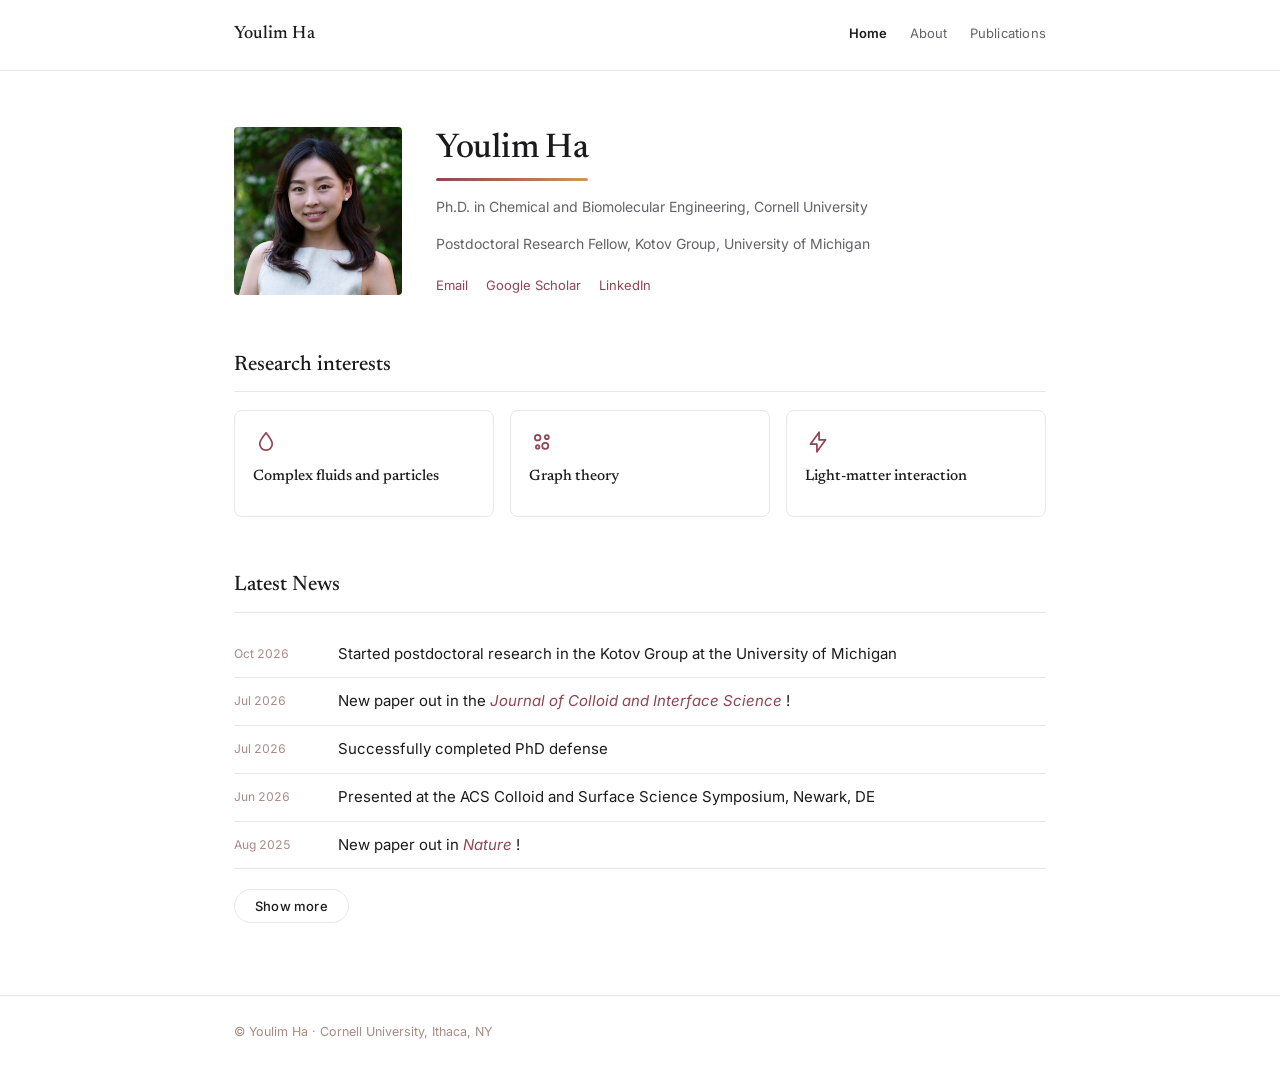
<file: index.html>
<!DOCTYPE html>
<html lang="en">
<head>
  <meta charset="UTF-8">
  <meta name="viewport" content="width=device-width, initial-scale=1.0">
  <title>Youlim Ha</title>
  <meta name="description" content="Youlim Ha — Ph.D. in Chemical and Biomolecular Engineering at Cornell University.">
  <link rel="preconnect" href="https://fonts.googleapis.com">
  <link rel="preconnect" href="https://fonts.gstatic.com" crossorigin>
  <link href="https://fonts.googleapis.com/css2?family=Newsreader:ital,wght@0,400;0,500;1,400&family=Inter:wght@400;500;600&display=swap" rel="stylesheet">
  <link rel="stylesheet" href="styles.css">
</head>
<body>

  <nav class="site-nav">
    <div class="wrap">
      <a class="brand" href="index.html">Youlim Ha</a>
      <div class="nav-links">
        <a href="home.html" aria-current="page">Home</a>
        <a href="about.html">About</a>
        <a href="publications.html">Publications</a>
      </div>
    </div>
  </nav>

  <main>
    <div class="wrap">

      <section class="hero">
        <img class="portrait" src="profile.png" alt="Youlim Ha"
             onerror="this.style.visibility='hidden'">
        <div class="hero-body">
          <h1>Youlim Ha</h1>
          <p class="role">Ph.D. in Chemical and Biomolecular Engineering, Cornell University</p>
          <p class="role">Postdoctoral Research Fellow, Kotov Group, University of Michigan</p>
          <div class="links">
            <a href="mailto:youlim@umich.edu">Email</a>
            <a href="https://scholar.google.com/citations?user=5d9-hh4AAAAJ&hl=en">Google Scholar</a>
            <a href="https://www.linkedin.com/in/youlimha/">LinkedIn</a>
          </div>
        </div>
      </section>

      <h2>Research interests</h2>
      <div class="interest-grid">
        <div class="interest">
          <span class="ri-icon" aria-hidden="true"><svg viewBox="0 0 24 24" fill="none" stroke="currentColor" stroke-width="1.6" stroke-linecap="round" stroke-linejoin="round"><path d="M12 3.5c-3 4-5.8 6.9-5.8 10.2a5.8 5.8 0 0 0 11.6 0C17.8 10.4 15 7.5 12 3.5z"/></svg></span>
          <h3>Complex fluids and particles</h3>
          <p></p>
        </div>
        <div class="interest">
          <span class="ri-icon" aria-hidden="true"><svg viewBox="0 0 24 24" fill="none" stroke="currentColor" stroke-width="1.6"><circle cx="8" cy="8" r="2.6"/><circle cx="16.5" cy="7.5" r="1.8"/><circle cx="15" cy="15.5" r="2.8"/><circle cx="8" cy="16.5" r="1.6"/></svg></span>
          <h3>Graph theory</h3>
          <p></p>
        </div>
        <div class="interest">
          <span class="ri-icon" aria-hidden="true"><svg viewBox="0 0 24 24" fill="none" stroke="currentColor" stroke-width="1.6" stroke-linecap="round" stroke-linejoin="round"><path d="M13 3l0 7l6 0l-8 11l0 -7l-6 0l8 -11z"/></svg></span>
          <h3>Light-matter interaction</h3>
          <p></p>
        </div>
      </div>

      <h2>Latest News</h2>
      <div class="entries" id="news">
        <div class="entry"><div class="when">Oct 2026</div><div class="what">Started postdoctoral research in the Kotov Group at the University of Michigan</div></div>
        <div class="entry"><div class="when">Jul 2026</div><div class="what">New paper out in the <a href="https://www.sciencedirect.com/science/article/abs/pii/S0021979726013810"><em>Journal of Colloid and Interface Science</em></a> !</div></div>
        <div class="entry"><div class="when">Jul 2026</div><div class="what">Successfully completed PhD defense</div></div>
        <div class="entry"><div class="when">Jun 2026</div><div class="what">Presented at the ACS Colloid and Surface Science Symposium, Newark, DE</div></div>
        <div class="entry"><div class="when">Aug 2025</div><div class="what">New paper out in <a href="https://www.nature.com/articles/s41586-025-09279-2"><em>Nature</em></a> !</div></div>
        <div class="entry"><div class="when">Jul 2025</div><div class="what">Attended the i-CoMSE Workshop on Mesoscale Particle-Based Modeling, Starkville, MS</div></div>
        <div class="entry"><div class="when">Mar 2025</div><div class="what">Presented at the ACS Spring Meeting, San Diego, CA</div></div>
        <div class="entry"><div class="when">Sep 2024</div><div class="what">Selected for <a href="https://cheme.mit.edu/rising-stars/">MIT Rising Stars in Chemical Engineering</a>, Boston, MA</div></div>
        <div class="entry"><div class="when">Jun 2024</div><div class="what">Presented at the ACS Colloid and Surface Science Symposium, Seattle, WA</div></div>
        <div class="entry"><div class="when">May 2024</div><div class="what">Elected President of <a href="https://women.cbe.cornell.edu/">CBE Women</a></div></div>
        <div class="entry"><div class="when">May 2024</div><div class="what">Received the Lisa Walker Travel Grant Award</div></div>
        <div class="entry"><div class="when">Jan2023</div><div class="what">Presented at the Gordon Research Conference in Complex Active and Adaptive Material Systems, Ventura, CA</div></div>
        <div class="entry"><div class="when">Aug 2020</div><div class="what">Started PhD in the Abbott Group at Cornell University</div></div>
      </div>
      <button class="show-more" id="news-toggle" type="button">Show more</button>

    </div>
  </main>

  <footer class="site-foot">
    <div class="wrap">© Youlim Ha · Cornell University, Ithaca, NY</div>
  </footer>

  <script>
    (function () {
      var LIMIT = 5;
      var list = document.getElementById('news');
      var btn  = document.getElementById('news-toggle');
      if (!list || !btn) return;
      var items = list.querySelectorAll('.entry');
      if (items.length <= LIMIT) { btn.style.display = 'none'; return; }
      var open = false;
      function apply() {
        for (var i = LIMIT; i < items.length; i++) {
          items[i].style.display = open ? '' : 'none';
        }
        btn.textContent = open ? 'Show less' : 'Show more';
      }
      apply();
      btn.addEventListener('click', function () { open = !open; apply(); });
    })();
  </script>
  
</body>
</html>
</file>
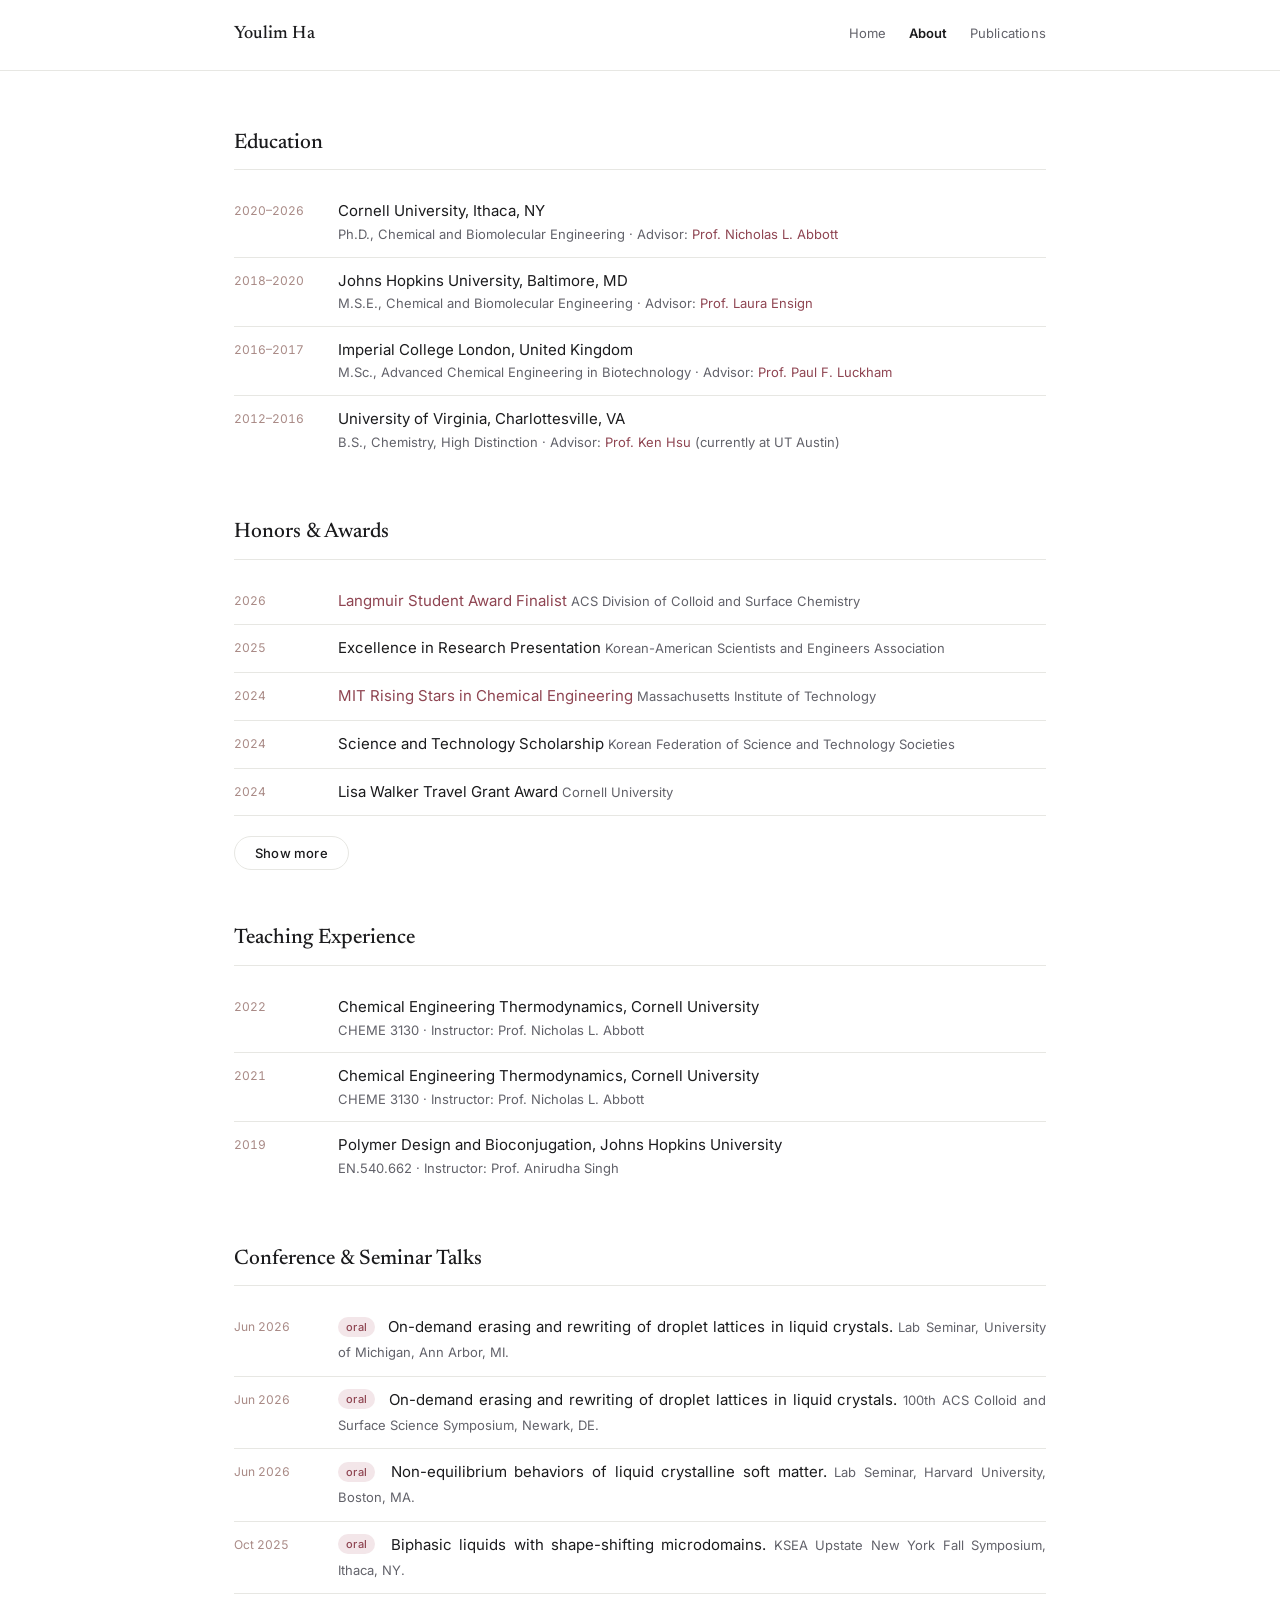
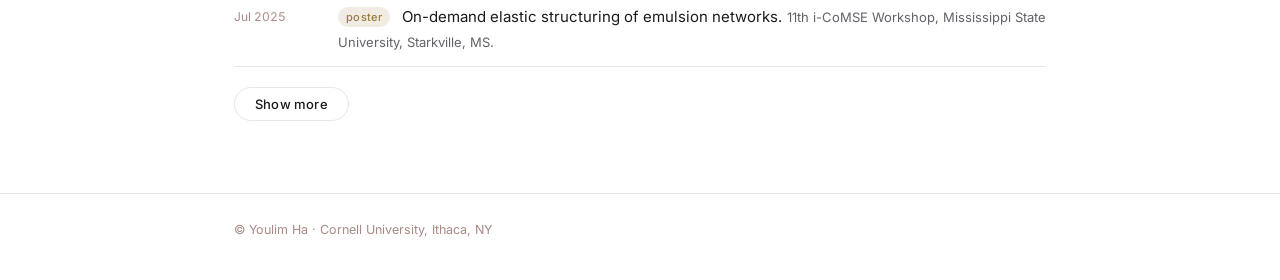
<file: about.html>
<!DOCTYPE html>
<html lang="en">
<head>
  <meta charset="UTF-8">
  <meta name="viewport" content="width=device-width, initial-scale=1.0">
  <title>About — Youlim Ha</title>
  <link rel="preconnect" href="https://fonts.googleapis.com">
  <link rel="preconnect" href="https://fonts.gstatic.com" crossorigin>
  <link href="https://fonts.googleapis.com/css2?family=Newsreader:ital,wght@0,400;0,500;1,400&family=Inter:wght@400;500;600&display=swap" rel="stylesheet">
  <link rel="stylesheet" href="styles.css">
</head>
<body>

  <nav class="site-nav">
    <div class="wrap">
      <a class="brand" href="index.html">Youlim Ha</a>
      <div class="nav-links">
        <a href="home.html">Home</a>
        <a href="about.html" aria-current="page">About</a>
        <a href="publications.html">Publications</a>
      </div>
    </div>
  </nav>

  <main>
    <div class="wrap">

      <h2 style="margin-top:0;">Education</h2>
      <div class="entries">
        <div class="entry"><div class="when">2020–2026</div><div class="what">Cornell University, Ithaca, NY
          <div class="sub">Ph.D., Chemical and Biomolecular Engineering · Advisor: <a href="https://www.engineering.cornell.edu/people/nicholas-l-abbott/">Prof. Nicholas L. Abbott</a></div></div></div>
        <div class="entry"><div class="when">2018–2020</div><div class="what">Johns Hopkins University, Baltimore, MD
          <div class="sub">M.S.E., Chemical and Biomolecular Engineering · Advisor: <a href="https://profiles.hopkinsmedicine.org/provider/laura-ensign-hodges/2777128">Prof. Laura Ensign</a></div></div></div>
        <div class="entry"><div class="when">2016–2017</div><div class="what">Imperial College London, United Kingdom
          <div class="sub">M.Sc., Advanced Chemical Engineering in Biotechnology · Advisor: <a href="https://profiles.imperial.ac.uk/p.luckham01">Prof. Paul F. Luckham</a></div></div></div>
        <div class="entry"><div class="when">2012–2016</div><div class="what">University of Virginia, Charlottesville, VA
          <div class="sub">B.S., Chemistry, High Distinction · Advisor: <a href="https://chemistry.utexas.edu/directory/ken-hsu">Prof. Ken Hsu</a> (currently at UT Austin)</div></div></div>
      </div>

      <h2>Honors &amp; Awards</h2>
      <div class="entries" data-collapse="5">
        <div class="entry"><div class="when">2026</div><div class="what"><a href="https://sites.udel.edu/colloids2026/sample-page/technical-program/">Langmuir Student Award Finalist</a> <span class="sub">ACS Division of Colloid and Surface Chemistry</span></div></div>
        <div class="entry"><div class="when">2025</div><div class="what">Excellence in Research Presentation <span class="sub">Korean-American Scientists and Engineers Association</span></div></div>
        <div class="entry"><div class="when">2024</div><div class="what"><a href="https://photos.google.com/share/AF1QipNt1pG6Feb0-jjb1--OkhuXnhogmhMEx5tm4ORuN5m_E7SFCPHmzm6IEmV1oCIh1A?pli=1&key=NFAyQjZlWnR5WENVQlZRamYwNWZNTFcxTnlWM1B3">MIT Rising Stars in Chemical Engineering</a> <span class="sub">Massachusetts Institute of Technology</span></div></div>
        <div class="entry"><div class="when">2024</div><div class="what">Science and Technology Scholarship <span class="sub">Korean Federation of Science and Technology Societies</span></div></div>
        <div class="entry"><div class="when">2024</div><div class="what">Lisa Walker Travel Grant Award <span class="sub">Cornell University</span></div></div>
        <div class="entry"><div class="when">2020</div><div class="what">Cornell Fellowship <span class="sub">Cornell University</span></div></div>
        <div class="entry"><div class="when">2019</div><div class="what">Department Scholarship <span class="sub">Johns Hopkins University</span></div></div>
        <div class="entry"><div class="when">2019</div><div class="what">KSEA-KUSCO Scholarship <span class="sub">Korean-American Scientists and Engineers Association</span></div></div>
        <div class="entry"><div class="when">2017</div><div class="what">Prize for Best Performance in Research <span class="sub">Imperial College London</span></div></div>
        <div class="entry"><div class="when">2016</div><div class="what">Undergraduate Research Symposium, Second Prize <span class="sub">American Chemical Society</span></div></div>
        <div class="entry"><div class="when">2016</div><div class="what">Department of Chemistry Excellence in Chemistry <span class="sub">University of Virginia</span></div></div>
        <div class="entry"><div class="when">2015</div><div class="what">Samsung Global Internship Distinction Award <span class="sub">Samsung Biologics</span></div></div>
      </div>

      <h2>Teaching Experience</h2>
      <div class="entries">
        <div class="entry"><div class="when">2022</div><div class="what">Chemical Engineering Thermodynamics, Cornell University
          <div class="sub">CHEME 3130 · Instructor: Prof. Nicholas L. Abbott</div></div></div>
        <div class="entry"><div class="when">2021</div><div class="what">Chemical Engineering Thermodynamics, Cornell University
          <div class="sub">CHEME 3130 · Instructor: Prof. Nicholas L. Abbott</div></div></div>
        <div class="entry"><div class="when">2019</div><div class="what">Polymer Design and Bioconjugation, Johns Hopkins University
          <div class="sub">EN.540.662 · Instructor: Prof. Anirudha Singh</div></div></div>
      </div>

      <h2>Conference &amp; Seminar Talks</h2>
      <div class="entries" data-collapse="5">
        <div class="entry"><div class="when">Jun 2026</div><div class="what"><span class="ptag oral">oral</span> On-demand erasing and rewriting of droplet lattices in liquid crystals. <span class="sub">Lab Seminar, University of Michigan, Ann Arbor, MI.</span></div></div>
        <div class="entry"><div class="when">Jun 2026</div><div class="what"><span class="ptag oral">oral</span> On-demand erasing and rewriting of droplet lattices in liquid crystals. <span class="sub">100th ACS Colloid and Surface Science Symposium, Newark, DE.</span></div></div>
        <div class="entry"><div class="when">Jun 2026</div><div class="what"><span class="ptag oral">oral</span> Non-equilibrium behaviors of liquid crystalline soft matter. <span class="sub">Lab Seminar, Harvard University, Boston, MA.</span></div></div>
        <div class="entry"><div class="when">Oct 2025</div><div class="what"><span class="ptag oral">oral</span> Biphasic liquids with shape-shifting microdomains. <span class="sub">KSEA Upstate New York Fall Symposium, Ithaca, NY.</span></div></div>
        <div class="entry"><div class="when">Jul 2025</div><div class="what"><span class="ptag poster">poster</span> On-demand elastic structuring of emulsion networks. <span class="sub">11th i-CoMSE Workshop, Mississippi State University, Starkville, MS.</span></div></div>
        <div class="entry"><div class="when">Mar 2025</div><div class="what"><span class="ptag oral">oral</span> On-demand elastic structuring of emulsion networks. <span class="sub">ACS Spring Meeting, San Diego, CA.</span></div></div>
        <div class="entry"><div class="when">Jun 2024</div><div class="what"><span class="ptag oral">oral</span> Self-assembly of oil-in-nematic emulsion droplets. <span class="sub">98th ACS Colloid and Surface Science Symposium, Seattle, WA.</span></div></div>
        <div class="entry"><div class="when">Mar 2024</div><div class="what"><span class="ptag oral">oral</span> Self-assembly of oil-in-nematic emulsion droplets. <span class="sub">CBE Seminar, Cornell University, Ithaca, NY.</span></div></div>
        <div class="entry"><div class="when">Feb 2024</div><div class="what"><span class="ptag oral">oral</span> Self-assembly of oil-in-nematic emulsion droplets. <span class="sub">13th CBE Graduate Research Symposium, Cornell University, Ithaca, NY.</span></div></div>
        <div class="entry"><div class="when">Apr 2023</div><div class="what"><span class="ptag oral">oral</span> Using liquid crystals to probe single cell explosion at oil-aqueous interfaces. <span class="sub">CBE Seminar, Cornell University, Ithaca, NY.</span></div></div>
        <div class="entry"><div class="when">Jan 2023</div><div class="what"><span class="ptag poster">poster</span> Single cell explosions at liquid crystal-aqueous interfaces. <span class="sub">Gordon Research Conference in Complex Active and Adaptive Material Systems, Ventura, CA.</span></div></div>
        <div class="entry"><div class="when">Jun 2022</div><div class="what"><span class="ptag poster">poster</span> Dynamic interactions of single biological vesicles with liquid crystals. <span class="sub">Summer School on Soft Solids and Complex Fluids, University of Massachusetts Amherst, Amherst, MA.</span></div></div>
        <div class="entry"><div class="when">Sep 2017</div><div class="what"><span class="ptag poster">poster</span> Mechanical deformation property of layer-by-layer assembled polyelectrolyte multilayer capsules. <span class="sub">Chemical Engineering Research Symposium, Imperial College London, London, UK.</span></div></div>
        <div class="entry"><div class="when">Apr 2016</div><div class="what"><span class="ptag poster">poster</span> Chemical approaches of site-specific modifications of proteins. <span class="sub">ACS Undergraduate Research Symposium, Charlottesville, VA.</span></div></div>
        <div class="entry"><div class="when">Jan 2016</div><div class="what"><span class="ptag poster">poster</span> Toward development of lysine targeting activity-based protein profiling. <span class="sub">KSEA YGNITE Conference, Dallas, TX.</span></div></div>
      </div>
      
    </div>
  </main>

  <footer class="site-foot">
    <div class="wrap">© Youlim Ha · Cornell University, Ithaca, NY</div>
  </footer>

<script>
    document.querySelectorAll('[data-collapse]').forEach(function (list) {
      var limit = parseInt(list.getAttribute('data-collapse'), 10) || 5;
      var items = list.querySelectorAll('.entry');
      if (items.length <= limit) return;

      var btn = document.createElement('button');
      btn.className = 'show-more';
      btn.type = 'button';
      btn.textContent = 'Show more';
      list.after(btn);

      var open = false;
      function apply() {
        for (var i = limit; i < items.length; i++) {
          items[i].style.display = open ? '' : 'none';
        }
        btn.textContent = open ? 'Show less' : 'Show more';
      }
      apply();
      btn.addEventListener('click', function () { open = !open; apply(); });
    });
  </script>

</body>
</html>
</file>
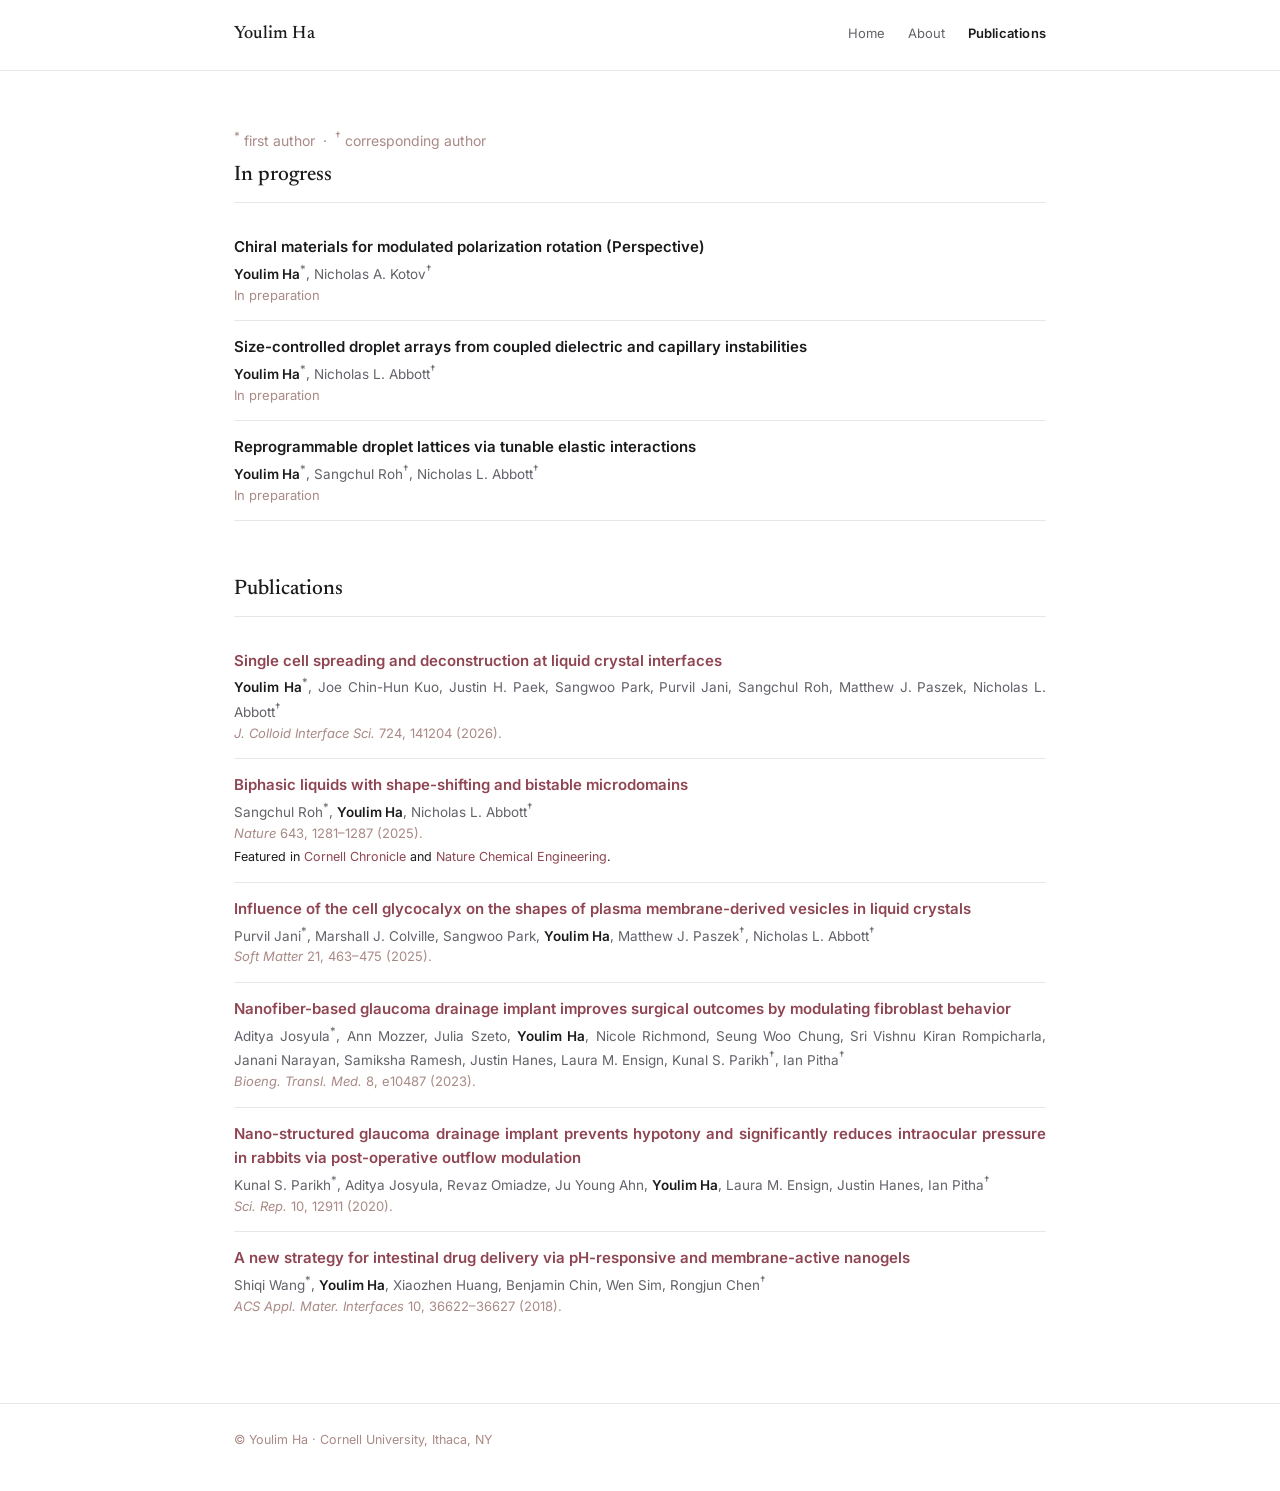
<file: publications.html>
<!DOCTYPE html>
<html lang="en">
<head>
  <meta charset="UTF-8">
  <meta name="viewport" content="width=device-width, initial-scale=1.0">
  <title>Publications — Youlim Ha</title>
  <meta name="description" content="Publications of Youlim Ha.">
  <link rel="preconnect" href="https://fonts.googleapis.com">
  <link rel="preconnect" href="https://fonts.gstatic.com" crossorigin>
  <link href="https://fonts.googleapis.com/css2?family=Newsreader:ital,wght@0,400;0,500;1,400&family=Inter:wght@400;500;600&display=swap" rel="stylesheet">
  <link rel="stylesheet" href="styles.css">
</head>
<body>

  <nav class="site-nav">
    <div class="wrap">
      <a class="brand" href="index.html">Youlim Ha</a>
      <div class="nav-links">
        <a href="home.html">Home</a>
        <a href="about.html">About</a>
        <a href="publications.html" aria-current="page">Publications</a>
      </div>
    </div>
  </nav>

  <main>
    <div class="wrap">

      <p style="font-size:14px;color:var(--faint);margin:0 0 8px;"><sup>*</sup>&nbsp;first author&nbsp;&nbsp;·&nbsp;&nbsp;<sup>†</sup>&nbsp;corresponding author</p>

      <h2 style="margin-top:0;">In progress</h2>

      <div class="pub">
        <div class="title">Chiral materials for modulated polarization rotation (Perspective)</div>
        <div class="authors"><span class="me">Youlim Ha</span><sup>*</sup>, Nicholas A. Kotov<sup>†</sup></div>
        <div class="venue">In preparation</div>
      </div>
      <div class="pub">
        <div class="title">Size-controlled droplet arrays from coupled dielectric and capillary instabilities</div>
        <div class="authors"><span class="me">Youlim Ha</span><sup>*</sup>, Nicholas L. Abbott<sup>†</sup></div>
        <div class="venue">In preparation</div>
      </div>
      <div class="pub">
        <div class="title">Reprogrammable droplet lattices via tunable elastic interactions</div>
        <div class="authors"><span class="me">Youlim Ha</span><sup>*</sup>, Sangchul Roh<sup>†</sup>, Nicholas L. Abbott<sup>†</sup></div>
        <div class="venue">In preparation</div>
      </div>

      <h2>Publications</h2>

      <div class="pub">
        <div class="title"><a href="https://www.sciencedirect.com/science/article/pii/S0021979726013810">Single cell spreading and deconstruction at liquid crystal interfaces</a></div>
        <div class="authors"><span class="me">Youlim Ha</span><sup>*</sup>, Joe Chin-Hun Kuo, Justin H. Paek, Sangwoo Park, Purvil Jani, Sangchul Roh, Matthew J. Paszek, Nicholas L. Abbott<sup>†</sup></div>
        <div class="venue"><em>J. Colloid Interface Sci.</em> 724, 141204 (2026).</div>
      </div>

      <div class="pub">
        <div class="title"><a href="https://www.nature.com/articles/s41586-025-09279-2">Biphasic liquids with shape-shifting and bistable microdomains</a></div>
        <div class="authors">Sangchul Roh<sup>*</sup>, <span class="me">Youlim Ha</span>, Nicholas L. Abbott<sup>†</sup></div>
        <div class="venue"><em>Nature</em> 643, 1281–1287 (2025).</div>
        <div class="tags">Featured in <a href="https://news.cornell.edu/stories/2025/07/shapeshifting-liquid-crystal-can-form-emulsions-then-change-back">Cornell Chronicle</a> and <a href="https://www.nature.com/articles/s44286-025-00269-9">Nature Chemical Engineering</a>.</div>
      </div>

      <div class="pub">
        <div class="title"><a href="https://pubs.rsc.org/en/content/articlehtml/2025/sm/d4sm01317d">Influence of the cell glycocalyx on the shapes of plasma membrane-derived vesicles in liquid crystals</a></div>
        <div class="authors">Purvil Jani<sup>*</sup>, Marshall J. Colville, Sangwoo Park, <span class="me">Youlim Ha</span>, Matthew J. Paszek<sup>†</sup>, Nicholas L. Abbott<sup>†</sup></div>
        <div class="venue"><em>Soft Matter</em> 21, 463–475 (2025).</div>
      </div>

      <div class="pub">
        <div class="title"><a href="https://aiche.onlinelibrary.wiley.com/doi/full/10.1002/btm2.10487">Nanofiber-based glaucoma drainage implant improves surgical outcomes by modulating fibroblast behavior</a></div>
        <div class="authors">Aditya Josyula<sup>*</sup>, Ann Mozzer, Julia Szeto, <span class="me">Youlim Ha</span>, Nicole Richmond, Seung Woo Chung, Sri Vishnu Kiran Rompicharla, Janani Narayan, Samiksha Ramesh, Justin Hanes, Laura M. Ensign, Kunal S. Parikh<sup>†</sup>, Ian Pitha<sup>†</sup></div>
        <div class="venue"><em>Bioeng. Transl. Med.</em> 8, e10487 (2023).</div>
      </div>

      <div class="pub">
        <div class="title"><a href="https://www.nature.com/articles/s41598-020-69687-4">Nano-structured glaucoma drainage implant prevents hypotony and significantly reduces intraocular pressure in rabbits via post-operative outflow modulation</a></div>
        <div class="authors">Kunal S. Parikh<sup>*</sup>, Aditya Josyula, Revaz Omiadze, Ju Young Ahn, <span class="me">Youlim Ha</span>, Laura M. Ensign, Justin Hanes, Ian Pitha<sup>†</sup></div>
        <div class="venue"><em>Sci. Rep.</em> 10, 12911 (2020).</div>
      </div>

      <div class="pub">
        <div class="title"><a href="https://pubs.acs.org/doi/full/10.1021/acsami.8b15661">A new strategy for intestinal drug delivery via pH-responsive and membrane-active nanogels</a></div>
        <div class="authors">Shiqi Wang<sup>*</sup>, <span class="me">Youlim Ha</span>, Xiaozhen Huang, Benjamin Chin, Wen Sim, Rongjun Chen<sup>†</sup></div>
        <div class="venue"><em>ACS Appl. Mater. Interfaces</em> 10, 36622–36627 (2018).</div>
      </div>

    </div>
  </main>

  <footer class="site-foot">
    <div class="wrap">© Youlim Ha · Cornell University, Ithaca, NY</div>
  </footer>

</body>
</html>
</file>
<file: styles.css>
:root {
  --ink:    #1b1b1d;
  --muted:  #62626a;
  --faint:  #a98a86;   /* dates, captions — 흙빛 로즈 */
  --line:   #e7e7e3;
  --paper:  #ffffff;
  --accent: #8f4552;   /* links, name — 로즈우드 */
  --grad: linear-gradient(90deg, #8f4552 0%, #b56b57 55%, #cf9a52 100%);

  --serif: "Newsreader", Georgia, "Times New Roman", serif;
  --sans:  "Inter", -apple-system, BlinkMacSystemFont, "Segoe UI", Helvetica, Arial, sans-serif;

  --wrap: 860px;
}

* { box-sizing: border-box; }

html { -webkit-text-size-adjust: 100%; }

body {
  margin: 0;
  background: var(--paper);
  color: var(--ink);
  font-family: var(--sans);
  font-size: 15px;
  line-height: 1.65;
  -webkit-font-smoothing: antialiased;
  text-align: justify;
  hyphens: auto;
}

.wrap { max-width: var(--wrap); margin: 0 auto; padding: 0 24px; }

a { color: var(--accent); text-decoration: none; }
a:hover { text-decoration: underline; }

/* ---------- top navigation ---------- */
.site-nav {
  border-bottom: 1px solid var(--line);
  background: var(--paper);
}
.site-nav .wrap {
  display: flex;
  align-items: baseline;
  justify-content: space-between;
  flex-wrap: wrap;
  gap: 8px 20px;
  padding-top: 20px;
  padding-bottom: 20px;
}
.brand {
  font-family: var(--serif);
  font-size: 18px;
  font-weight: 500;
  color: var(--ink);
  letter-spacing: 0.2px;
}
.brand:hover { text-decoration: none; }
.nav-links { display: flex; gap: 22px; flex-wrap: wrap; }
.nav-links a {
  font-size: 13px;
  color: var(--muted);
  letter-spacing: 0.2px;
}
.nav-links a:hover { color: var(--ink); text-decoration: none; }
.nav-links a[aria-current="page"] { color: var(--ink); font-weight: 600; }

/* ---------- page body ---------- */
main { padding: 56px 0 72px; }

/* hero on the home page */
.hero { display: flex; gap: 34px; align-items: flex-start; flex-wrap: wrap; }
.portrait {
  width: 168px; height: 168px; flex: none;
  object-fit: cover; border-radius: 4px;
  background: #f2f2ef;
}
.hero-body { flex: 1 1 320px; }
.hero h1 {
  font-family: var(--serif);
  font-weight: 500;
  font-size: 34px;
  line-height: 1.1;
  margin: 4px 0 0;
  letter-spacing: -0.3px;
  display: inline-block;
}
/* the signature: a thin birefringence rule under the name */
.hero h1::after {
  content: "";
  display: block;
  height: 3px;
  width: 100%;
  margin-top: 10px;
  background: var(--grad);
  border-radius: 2px;
}
.role { color: var(--muted); font-size: 14px; margin: 14px 0 0; }

/* social / link row */
.links { margin: 20px 0 0; display: flex; gap: 18px; flex-wrap: wrap; font-size: 13px; }

/* section headings */
h2 {
  font-family: var(--serif);
  font-weight: 500;
  font-size: 21px;
  margin: 52px 0 18px;
  padding-bottom: 8px;
  border-bottom: 1px solid var(--line);
}
h3 { font-size: 16px; font-weight: 600; margin: 28px 0 6px; }
p { margin: 0 0 16px; }

/* ---------- research interest cards ---------- */
.interest-grid {
  display: grid;
  grid-template-columns: repeat(3, 1fr);
  gap: 16px;
  margin-top: 4px;
}
.interest {
  border: 1px solid var(--line);
  border-radius: 8px;
  padding: 18px;
}
.interest h3 {
  font-family: var(--serif);
  font-weight: 500;
  font-size: 15px;
  margin: 0 0 8px;
}
.interest p {
  margin: 0;
  font-size: 13px;
  color: var(--muted);
  line-height: 1.55;
  text-align: left;
}
@media (max-width: 640px) {
  .interest-grid { grid-template-columns: 1fr; }
}
.ri-icon { display: inline-flex; color: var(--accent); margin-bottom: 10px; }
.ri-icon svg { width: 26px; height: 26px; }

/* ---------- entry lists ---------- */
.entries { margin: 0; }
.entry {
  display: flex;
  gap: 20px;
  padding: 11px 0;
  border-bottom: 1px solid var(--line);
}
.entry:last-child { border-bottom: none; }
.entry .when {
  flex: none; width: 84px;
  color: var(--faint);
  font-size: 12px;
  font-variant-numeric: tabular-nums;
  padding-top: 2px;
}
.entry .what { flex: 1; }
.entry .what .sub { color: var(--muted); font-size: 13px; }

/* ---------- show more button ---------- */
.show-more {
  display: inline-block;
  margin-top: 20px;
  background: #ffffff;
  border: 1px solid var(--line);
  border-radius: 999px;
  padding: 8px 20px;
  color: var(--ink);
  font-family: var(--sans);
  font-size: 13px;
  font-weight: 500;
  letter-spacing: 0.2px;
  cursor: pointer;
  transition: background 0.15s, border-color 0.15s;
}
.show-more:hover {
  background: #f6f6f4;
  border-color: #d8d8d3;
  text-decoration: none;
}

/* ---------- oral / poster tags ---------- */
.ptag {
  display: inline-block;
  font-size: 11px;
  font-weight: 500;
  letter-spacing: 0.3px;
  padding: 1px 8px;
  border-radius: 999px;
  margin-right: 8px;
  vertical-align: 1.5px;
  white-space: nowrap;
}
.ptag.oral   { background: #f3e6e9; color: #8f4552; }
.ptag.poster { background: #f0ece4; color: #9c7a3f; }

/* ---------- publications ---------- */
.pub { padding: 14px 0; border-bottom: 1px solid var(--line); }
.pub:last-child { border-bottom: none; }
.pub .title { font-weight: 600; }
.pub .authors { color: var(--muted); font-size: 13.5px; }
.pub .venue { color: var(--faint); font-size: 13px; font-style: normal; }
.pub .me { color: var(--ink); font-weight: 600; font-style: normal; }
.pub .tags { font-size: 12.5px; margin-top: 3px; }

/* ---------- footer ---------- */
.site-foot {
  border-top: 1px solid var(--line);
  color: var(--faint);
  font-size: 12.5px;
}
.site-foot .wrap { padding-top: 26px; padding-bottom: 40px; }

/* ---------- small screens ---------- */
@media (max-width: 560px) {
  body { font-size: 14px; }
  .hero h1 { font-size: 28px; }
  main { padding: 40px 0 56px; }
  .entry { gap: 12px; }
  .entry .when { width: 66px; font-size: 12px; }
}

/* respect reduced-motion (nothing animates here, but good hygiene) */
@media (prefers-reduced-motion: reduce) {
  * { scroll-behavior: auto !important; }
}
</file>
